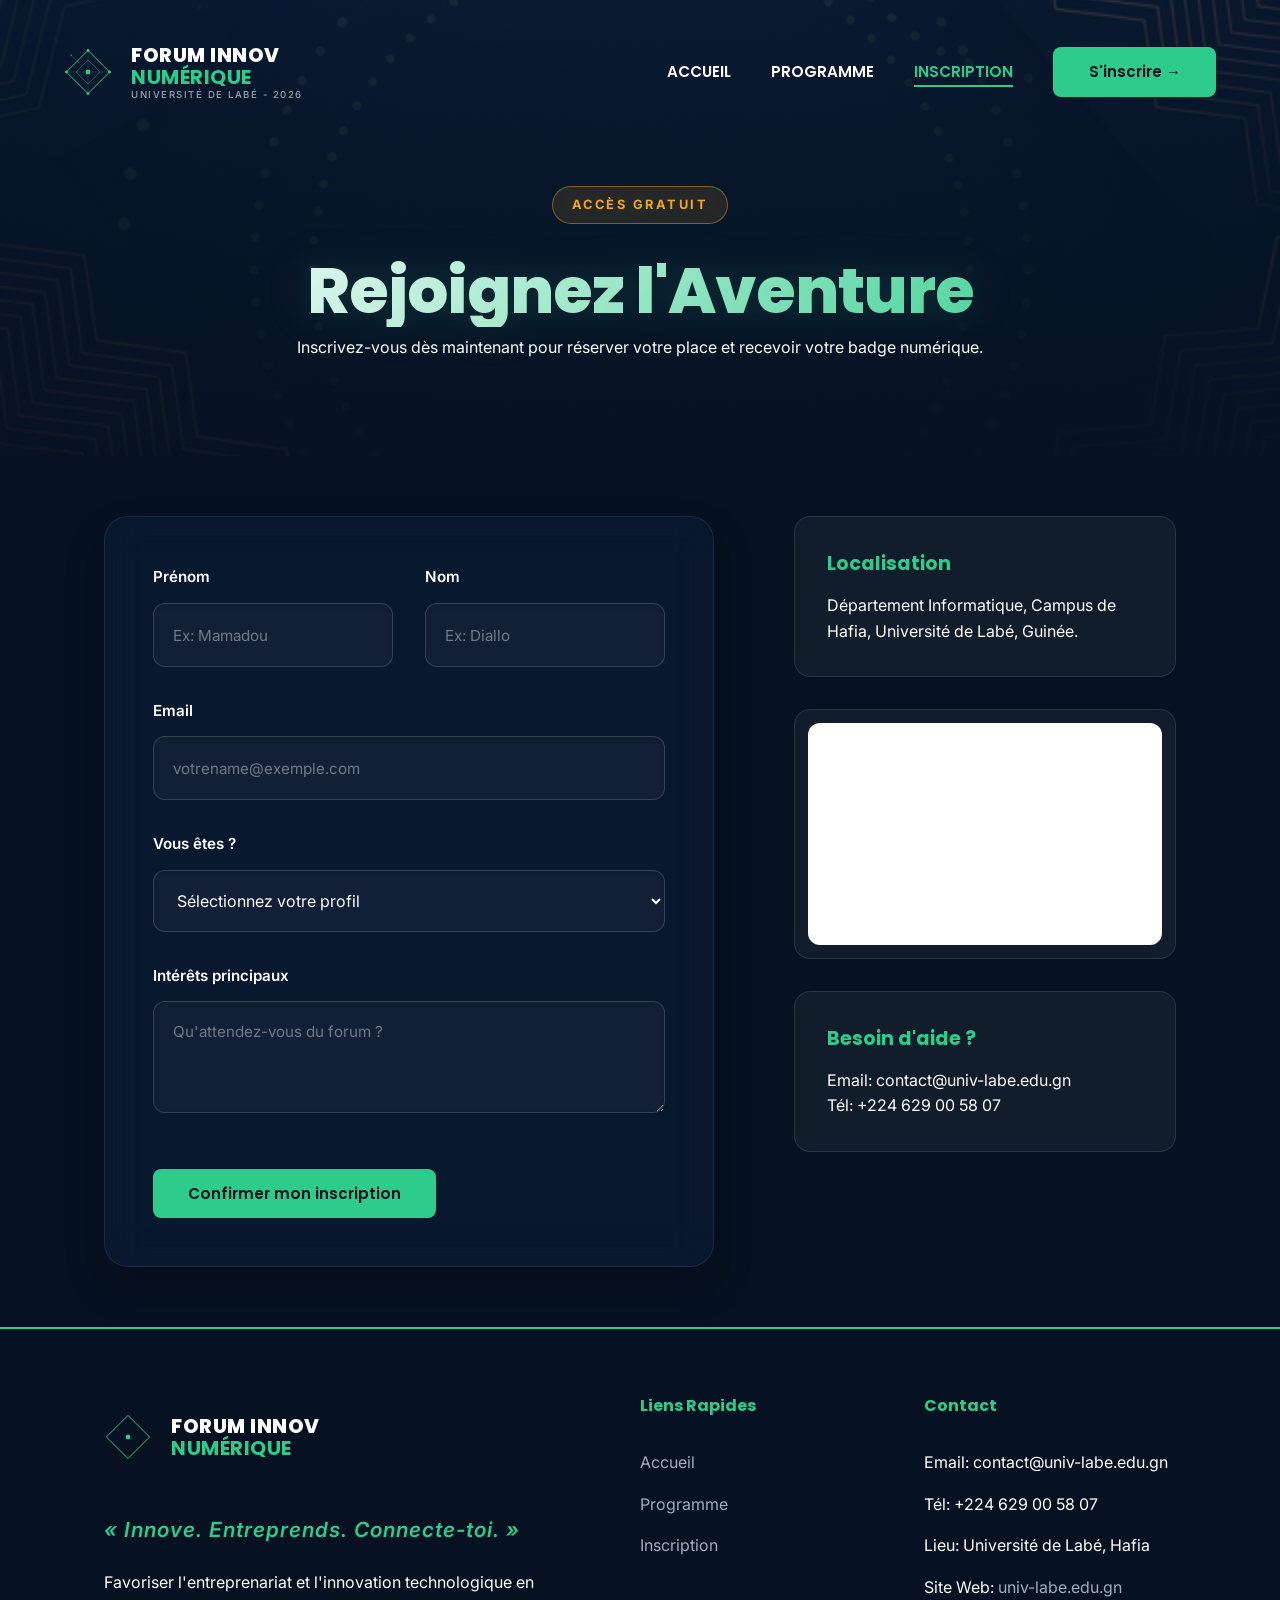
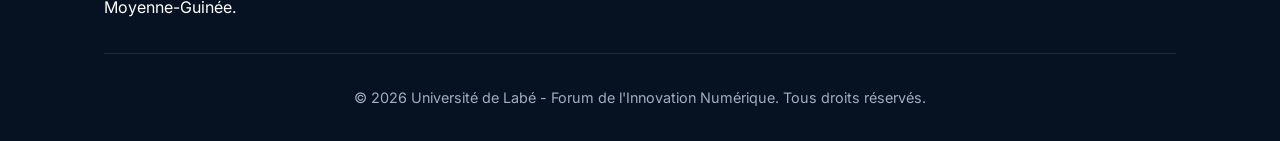
<file: inscription.html>
<!DOCTYPE html>
<html lang="fr">

<head>
    <meta charset="UTF-8">
    <meta name="viewport" content="width=device-width, initial-scale=1.0">
    <title>S'inscrire | Forum de l'Innovation Numérique Labé</title>
    <link rel="stylesheet" href="style.css?v=2">
    <link rel="icon" href="assets/favicon.svg" type="image/svg+xml">

</head>

<body>
    <nav id="navbar" class="scrolled">
        <a href="index.html" class="nav-logo">
            <div class="logo-graphic">
                <svg viewBox="0 0 100 100" fill="none" xmlns="http://www.w3.org/2000/svg">
                    <path d="M50 5L95 50L50 95L5 50L50 5Z" stroke="#2ECC8A" stroke-width="2" />
                    <path d="M50 25L75 50L50 75L25 50L50 25Z" stroke="#2ECC8A" stroke-width="1.5" opacity="0.6" />
                    <line x1="50" y1="5" x2="50" y2="95" stroke="#2ECC8A" stroke-width="1" opacity="0.4" />
                    <line x1="5" y1="50" x2="95" y2="50" stroke="#2ECC8A" stroke-width="1" opacity="0.4" />
                    <circle cx="50" cy="5" r="3" fill="#2ECC8A" />
                    <circle cx="95" cy="50" r="3" fill="#2ECC8A" />
                    <circle cx="50" cy="95" r="3" fill="#2ECC8A" />
                    <circle cx="5" cy="50" r="3" fill="#2ECC8A" />
                    <circle cx="50" cy="50" r="5" fill="#2ECC8A" />
                    <path d="M15 15L35 35" stroke="#2ECC8A" stroke-width="1" stroke-linecap="round" opacity="0.5" />
                    <circle cx="15" cy="15" r="2" fill="#2ECC8A" opacity="0.5" />
                </svg>
            </div>
            <div class="logo-text-wrapper">
                <div class="logo-main">FORUM INNOV</div>
                <div class="logo-sub">NUMÉRIQUE</div>
                <div class="logo-bottom">UNIVERSITÉ DE LABÉ - 2026</div>
            </div>
        </a>
        <div class="nav-right">
            <ul class="nav-links">
                <li><a href="index.html">Accueil</a></li>
                <li><a href="programme.html">Programme</a></li>
                <li><a href="inscription.html" class="active">Inscription</a></li>
            </ul>
            <div class="nav-actions">
                <a href="inscription.html" class="btn-cta">S'inscrire &#8594;</a>
            </div>
        </div>
        <div class="menu-toggle" id="mobile-menu">
            <span>&#9776;</span>
        </div>
        <div class="mobile-logo-text">FINEE 2026</div>
    </nav>

    <header class="register-hero reveal">
        <div class="container">
            <div class="hero-badge">ACCÈS GRATUIT</div>
            <h1>Rejoignez l'Aventure</h1>
            <p>Inscrivez-vous dès maintenant pour réserver votre place et recevoir votre badge numérique.</p>
        </div>
    </header>

    <section>
        <div class="container">
            <div class="register-container">
                <!-- Registration Form -->
                <div class="form-card glass">
                    <form id="registration-form">
                        <div class="grid-2">
                            <div class="form-group">
                                <label for="firstname">Prénom</label>
                                <input type="text" id="firstname" name="firstname" required placeholder="Ex: Mamadou">
                            </div>
                            <div class="form-group">
                                <label for="lastname">Nom</label>
                                <input type="text" id="lastname" name="lastname" required placeholder="Ex: Diallo">
                            </div>
                        </div>

                        <div class="form-group">
                            <label for="email">Email</label>
                            <input type="email" id="email" name="email" required placeholder="votrename@exemple.com">
                        </div>

                        <div class="form-group">
                            <label for="role">Vous êtes ?</label>
                            <select id="role" name="role" required>
                                <option value="">Sélectionnez votre profil</option>
                                <option value="student">Étudiant</option>
                                <option value="entrepreneur">Entrepreneur</option>
                                <option value="professional">Professionnel</option>
                                <option value="other">Autre</option>
                            </select>
                        </div>

                        <div class="form-group">
                            <label for="interests">Intérêts principaux</label>
                            <textarea id="interests" name="interests" rows="3"
                                placeholder="Qu'attendez-vous du forum ?"></textarea>
                        </div>

                        <button type="submit" class="btn-cta btn-full mt-1">Confirmer mon inscription</button>
                    </form>
                </div>

                <!-- Contact & Map -->
                <div class="contact-info">
                    <div class="info-item glass">
                        <h4>Localisation</h4>
                        <p>Département Informatique, Campus de Hafia, Université de Labé, Guinée.</p>
                    </div>

                    <div class="map-container glass">
                        <iframe title="Localisation de l'Université de Labé"
                            src="https://maps.google.com/maps?q=Universit%C3%A9%20de%20Lab%C3%A9%2C%20Hafia%2C%20Guin%C3%A9e&t=&z=14&ie=UTF8&iwloc=&output=embed"
                            allowfullscreen="" loading="lazy">
                        </iframe>
                    </div>

                    <div class="info-item glass">
                        <h4>Besoin d'aide ?</h4>
                        <p>Email: contact@univ-labe.edu.gn</p>
                        <p>Tél: +224 629 00 58 07</p>
                    </div>
                </div>
            </div>
        </div>
    </section>

    <footer>
        <div class="container">
            <div class="footer-content">
                <div class="footer-logo">
                    <div class="nav-logo">
                        <div class="logo-graphic">
                            <svg viewBox="0 0 100 100" fill="none" xmlns="http://www.w3.org/2000/svg">
                                <path d="M50 5L95 50L50 95L5 50L50 5Z" stroke="#2ECC8A" stroke-width="2" />
                                <circle cx="50" cy="50" r="5" fill="#2ECC8A" />
                            </svg>
                        </div>
                        <div class="logo-text-wrapper">
                            <div class="logo-main">FORUM INNOV</div>
                            <div class="logo-sub">NUMÉRIQUE</div>
                        </div>
                    </div>
                    <p class="hero-slogan">« Innove. Entreprends. Connecte-toi. »</p>
                    <p>Favoriser l'entreprenariat et l'innovation technologique en Moyenne-Guinée.</p>
                </div>
                <div class="footer-links">
                    <h4>Liens Rapides</h4>
                    <ul>
                        <li><a href="index.html">Accueil</a></li>
                        <li><a href="programme.html">Programme</a></li>
                        <li><a href="inscription.html">Inscription</a></li>
                    </ul>
                </div>
                <div class="footer-links">
                    <h4>Contact</h4>
                    <ul>
                        <li>Email: contact@univ-labe.edu.gn</li>
                        <li>Tél: +224 629 00 58 07</li>
                        <li>Lieu: Université de Labé, Hafia</li>
                        <li>Site Web: <a href="https://univ-labe.edu.gn/" target="_blank"
                                rel="noopener">univ-labe.edu.gn</a></li>
                    </ul>
                </div>
            </div>
            <div class="footer-bottom">
                <p>&copy; 2026 Université de Labé - Forum de l'Innovation Numérique. Tous droits réservés.</p>
            </div>
        </div>
    </footer>

    <!-- Mobile Bottom Navigation -->
    <nav class="mobile-bottom-nav">
        <a href="index.html" class="nav-item">
            <div class="nav-icon">
                <svg viewBox="0 0 24 24" fill="none" stroke="currentColor" stroke-width="2.5">
                    <rect x="3" y="3" width="18" height="18" rx="2" />
                    <line x1="12" y1="8" x2="12" y2="16" />
                    <line x1="8" y1="12" x2="16" y2="12" />
                </svg>
            </div>
            <span>Accueil</span>
        </a>
        <a href="programme.html" class="nav-item">
            <div class="nav-icon">
                <svg viewBox="0 0 24 24" fill="none" stroke="currentColor" stroke-width="2.5">
                    <rect x="4" y="4" width="16" height="16" rx="2" />
                    <line x1="4" y1="10" x2="20" y2="10" />
                    <line x1="9" y1="14" x2="15" y2="14" />
                </svg>
            </div>
            <span>Programme</span>
        </a>
        <a href="inscription.html" class="nav-item active">
            <div class="nav-icon">
                <svg viewBox="0 0 24 24" fill="none" stroke="currentColor" stroke-width="2.5">
                    <path d="M3 9l9-7 9 7v11a2 2 0 01-2 2H5a2 2 0 01-2-2V9z" />
                    <line x1="9" y1="14" x2="15" y2="14" />
                </svg>
            </div>
            <span>Inscription</span>
        </a>
    </nav>

    <div id="scroll-to-top" title="Retour en haut">
        <svg viewBox="0 0 24 24">
            <path d="M18 15l-6-6-6 6" />
        </svg>
    </div>

    <script src="main.js"></script>
    <script>
        document.getElementById('registration-form').addEventListener('submit', function (e) {
            e.preventDefault();
            const form = this;
            form.innerHTML = `
                <div class="text-center py-5">
                    <div class="success-icon" style="font-size: 5rem; color: var(--accent-color); margin-bottom: 2rem;">&#10004;</div>
                    <h3 style="color: #fff; margin-bottom: 1rem;">Inscription validée !</h3>
                    <p style="color: var(--text-muted); margin-bottom: 2.5rem;">Félicitations ! Vous êtes officiellement inscrit au Forum de l'Innovation Numérique 2026. Un email de confirmation contenant votre badge vous sera envoyé à <strong>${form.email.value}</strong>.</p>
                    <a href="index.html" class="btn-cta btn-outline">Retour à l'accueil</a>
                </div>
            `;
        });
    </script>
</body>

</html>
</file>
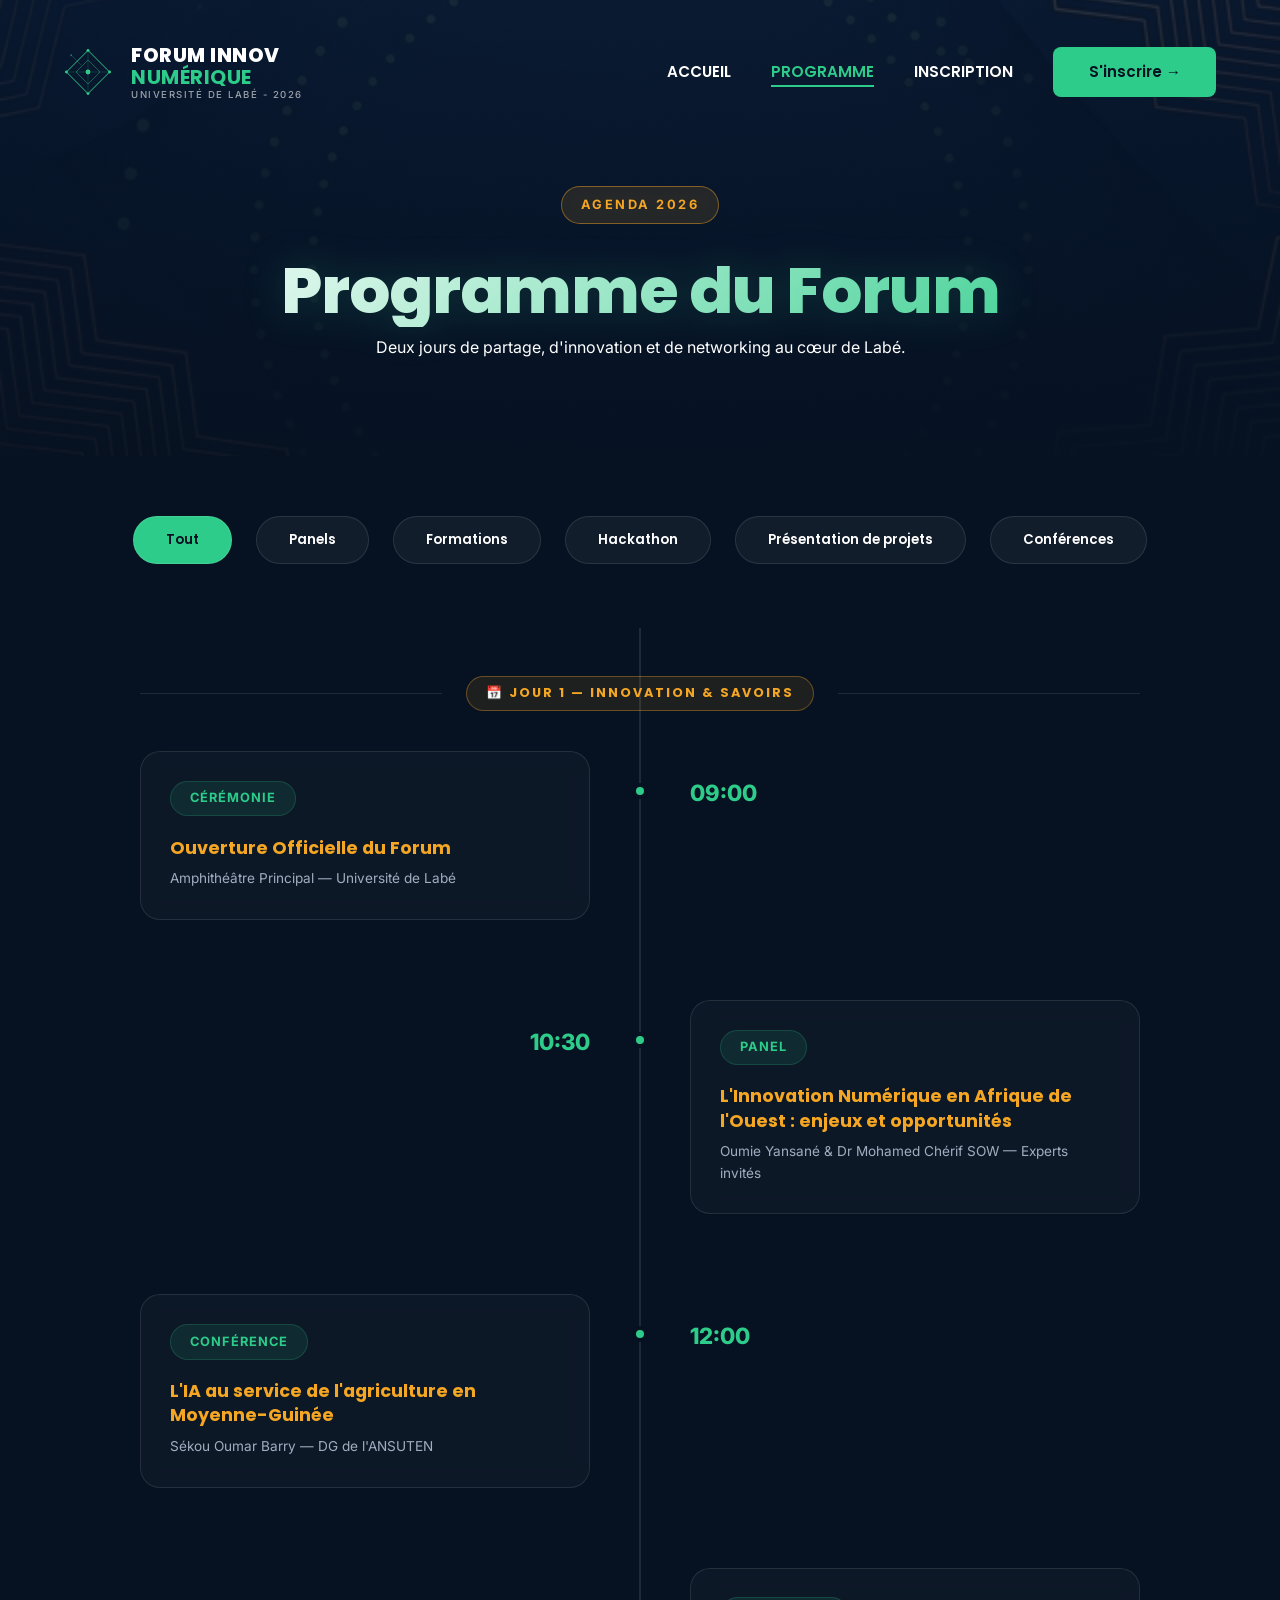
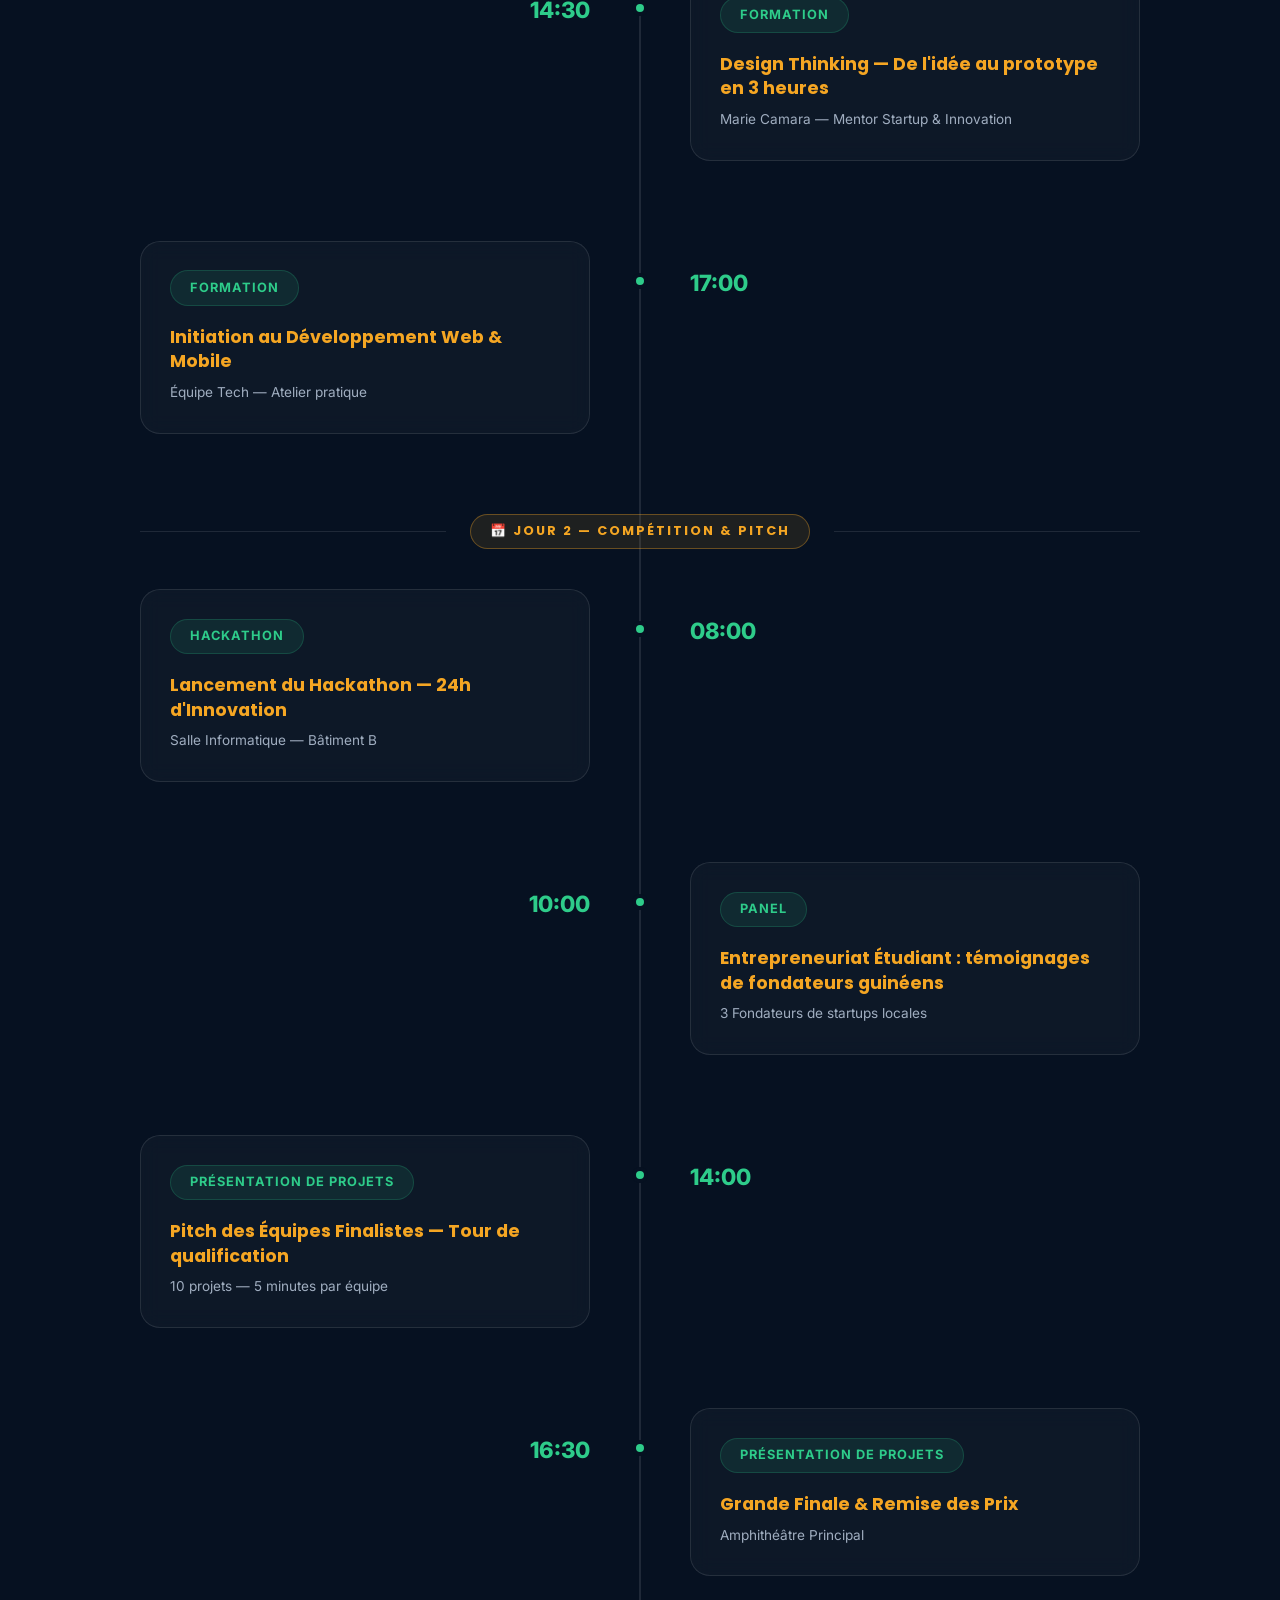
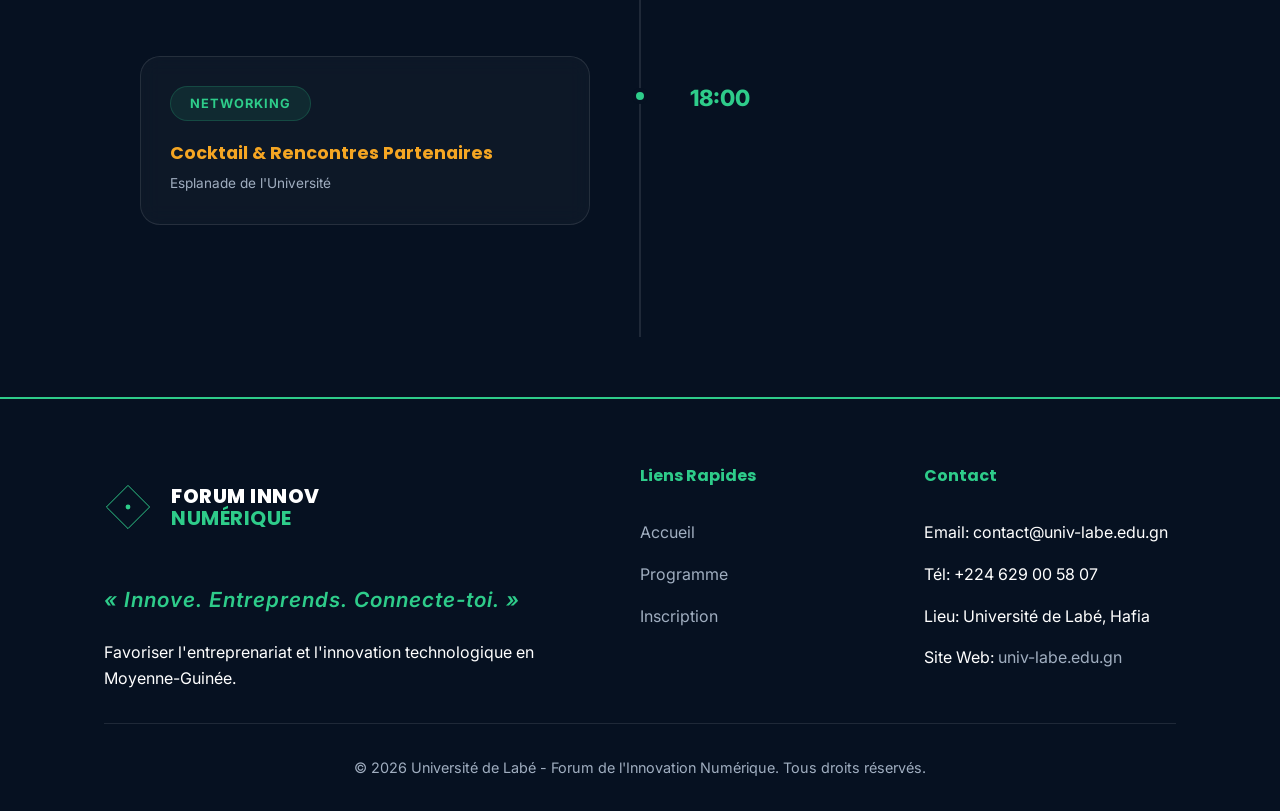
<file: programme.html>
<!DOCTYPE html>
<html lang="fr">
<head>
    <meta charset="UTF-8">
    <meta name="viewport" content="width=device-width, initial-scale=1.0">
    <title>Programme | Forum de l'Innovation Numérique Labé</title>
    <link rel="stylesheet" href="style.css?v=2">
    <link rel="icon" href="assets/favicon.svg" type="image/svg+xml">

</head>
<body>
    <nav id="navbar" class="scrolled">
        <a href="index.html" class="nav-logo">
            <div class="logo-graphic">
                <svg viewBox="0 0 100 100" fill="none" xmlns="http://www.w3.org/2000/svg">
                    <path d="M50 5L95 50L50 95L5 50L50 5Z" stroke="#2ECC8A" stroke-width="2"/>
                    <path d="M50 25L75 50L50 75L25 50L50 25Z" stroke="#2ECC8A" stroke-width="1.5" opacity="0.6"/>
                    <line x1="50" y1="5" x2="50" y2="95" stroke="#2ECC8A" stroke-width="1" opacity="0.4"/>
                    <line x1="5" y1="50" x2="95" y2="50" stroke="#2ECC8A" stroke-width="1" opacity="0.4"/>
                    <circle cx="50" cy="5" r="3" fill="#2ECC8A"/>
                    <circle cx="95" cy="50" r="3" fill="#2ECC8A"/>
                    <circle cx="50" cy="95" r="3" fill="#2ECC8A"/>
                    <circle cx="5" cy="50" r="3" fill="#2ECC8A"/>
                    <circle cx="50" cy="50" r="5" fill="#2ECC8A"/>
                    <path d="M15 15L35 35" stroke="#2ECC8A" stroke-width="1" stroke-linecap="round" opacity="0.5"/>
                    <circle cx="15" cy="15" r="2" fill="#2ECC8A" opacity="0.5"/>
                </svg>
            </div>
            <div class="logo-text-wrapper">
                <div class="logo-main">FORUM INNOV</div>
                <div class="logo-sub">NUMÉRIQUE</div>
                <div class="logo-bottom">UNIVERSITÉ DE LABÉ - 2026</div>
            </div>
        </a>
        <div class="nav-right">
            <ul class="nav-links">
                <li><a href="index.html">Accueil</a></li>
                <li><a href="programme.html" class="active">Programme</a></li>
                <li><a href="inscription.html">Inscription</a></li>
            </ul>
            <div class="nav-actions">
                <a href="inscription.html" class="btn-cta">S'inscrire &#8594;</a>
            </div>
        </div>
        <div class="menu-toggle" id="mobile-menu">
            <span>&#9776;</span>
        </div>
        <div class="mobile-logo-text">FINEE 2026</div>
    </nav>

    <header class="programme-hero reveal">
        <div class="container">
            <div class="hero-badge">AGENDA 2026</div>
            <h1>Programme du Forum</h1>
            <p>Deux jours de partage, d'innovation et de networking au cœur de Labé.</p>
        </div>
    </header>

    <section>
        <div class="container">
            <div class="filters">
                <button class="filter-btn active">Tout</button>
                <button class="filter-btn">Panels</button>
                <button class="filter-btn">Formations</button>
                <button class="filter-btn">Hackathon</button>
                <button class="filter-btn">Présentation de projets</button>
                <button class="filter-btn">Conférences</button>
            </div>

            <div class="timeline">
                <!-- Jour 1 -->
                <div class="day-separator">
                    <span class="day-label">&#128197; Jour 1 &mdash; Innovation &amp; Savoirs</span>
                </div>

                <div class="event-item reveal">
                    <div class="event-time">09:00</div>
                    <div class="event-dot"></div>
                    <div class="event-content glass">
                        <span class="event-tag">Cérémonie</span>
                        <h3 class="event-title">Ouverture Officielle du Forum</h3>
                        <div class="event-location">Amphithéâtre Principal &mdash; Université de Labé</div>
                    </div>
                </div>

                <div class="event-item reveal">
                    <div class="event-time">10:30</div>
                    <div class="event-dot"></div>
                    <div class="event-content glass">
                        <span class="event-tag">Panel</span>
                        <h3 class="event-title">L'Innovation Numérique en Afrique de l'Ouest : enjeux et opportunités</h3>
                        <div class="event-speaker">Oumie Yansané &amp; Dr Mohamed Chérif SOW — Experts invités</div>
                    </div>
                </div>

                <div class="event-item reveal">
                    <div class="event-time">12:00</div>
                    <div class="event-dot"></div>
                    <div class="event-content glass">
                        <span class="event-tag">Conférence</span>
                        <h3 class="event-title">L'IA au service de l'agriculture en Moyenne-Guinée</h3>
                        <div class="event-speaker">Sékou Oumar Barry — DG de l'ANSUTEN</div>
                    </div>
                </div>

                <div class="event-item reveal">
                    <div class="event-time">14:30</div>
                    <div class="event-dot"></div>
                    <div class="event-content glass">
                        <span class="event-tag">Formation</span>
                        <h3 class="event-title">Design Thinking — De l'idée au prototype en 3 heures</h3>
                        <div class="event-speaker">Marie Camara — Mentor Startup &amp; Innovation</div>
                    </div>
                </div>

                <div class="event-item reveal">
                    <div class="event-time">17:00</div>
                    <div class="event-dot"></div>
                    <div class="event-content glass">
                        <span class="event-tag">Formation</span>
                        <h3 class="event-title">Initiation au Développement Web &amp; Mobile</h3>
                        <div class="event-speaker">Équipe Tech — Atelier pratique</div>
                    </div>
                </div>

                <!-- Jour 2 -->
                <div class="day-separator">
                    <span class="day-label">&#128197; Jour 2 &mdash; Comp&eacute;tition &amp; Pitch</span>
                </div>

                <div class="event-item reveal">
                    <div class="event-time">08:00</div>
                    <div class="event-dot"></div>
                    <div class="event-content glass">
                        <span class="event-tag">Hackathon</span>
                        <h3 class="event-title">Lancement du Hackathon — 24h d'Innovation</h3>
                        <div class="event-location">Salle Informatique &mdash; Bâtiment B</div>
                    </div>
                </div>

                <div class="event-item reveal">
                    <div class="event-time">10:00</div>
                    <div class="event-dot"></div>
                    <div class="event-content glass">
                        <span class="event-tag">Panel</span>
                        <h3 class="event-title">Entrepreneuriat Étudiant : témoignages de fondateurs guinéens</h3>
                        <div class="event-speaker">3 Fondateurs de startups locales</div>
                    </div>
                </div>

                <div class="event-item reveal">
                    <div class="event-time">14:00</div>
                    <div class="event-dot"></div>
                    <div class="event-content glass">
                        <span class="event-tag">Présentation de projets</span>
                        <h3 class="event-title">Pitch des Équipes Finalistes — Tour de qualification</h3>
                        <div class="event-speaker">10 projets &mdash; 5 minutes par équipe</div>
                    </div>
                </div>

                <div class="event-item reveal">
                    <div class="event-time">16:30</div>
                    <div class="event-dot"></div>
                    <div class="event-content glass">
                        <span class="event-tag">Présentation de projets</span>
                        <h3 class="event-title">Grande Finale &amp; Remise des Prix</h3>
                        <div class="event-location">Amphithéâtre Principal</div>
                    </div>
                </div>

                <div class="event-item reveal">
                    <div class="event-time">18:00</div>
                    <div class="event-dot"></div>
                    <div class="event-content glass">
                        <span class="event-tag">Networking</span>
                        <h3 class="event-title">Cocktail &amp; Rencontres Partenaires</h3>
                        <div class="event-location">Esplanade de l'Université</div>
                    </div>
                </div>
            </div>
        </div>
    </section>

    <footer>
        <div class="container">
            <div class="footer-content">
                <div class="footer-logo">
                    <div class="nav-logo">
                        <div class="logo-graphic">
                            <svg viewBox="0 0 100 100" fill="none" xmlns="http://www.w3.org/2000/svg">
                                <path d="M50 5L95 50L50 95L5 50L50 5Z" stroke="#2ECC8A" stroke-width="2"/>
                                <circle cx="50" cy="50" r="5" fill="#2ECC8A"/>
                            </svg>
                        </div>
                        <div class="logo-text-wrapper">
                            <div class="logo-main">FORUM INNOV</div>
                            <div class="logo-sub">NUMÉRIQUE</div>
                        </div>
                    </div>
                    <p class="hero-slogan">« Innove. Entreprends. Connecte-toi. »</p>
                    <p>Favoriser l'entreprenariat et l'innovation technologique en Moyenne-Guinée.</p>
                </div>
                <div class="footer-links">
                    <h4>Liens Rapides</h4>
                    <ul>
                        <li><a href="index.html">Accueil</a></li>
                        <li><a href="programme.html">Programme</a></li>
                        <li><a href="inscription.html">Inscription</a></li>
                    </ul>
                </div>
                <div class="footer-links">
                    <h4>Contact</h4>
                    <ul>
                        <li>Email: contact@univ-labe.edu.gn</li>
                        <li>Tél: +224 629 00 58 07</li>
                        <li>Lieu: Université de Labé, Hafia</li>
                        <li>Site Web: <a href="https://univ-labe.edu.gn/" target="_blank" rel="noopener">univ-labe.edu.gn</a></li>
                    </ul>
                </div>
            </div>
            <div class="footer-bottom">
                <p>&copy; 2026 Université de Labé - Forum de l'Innovation Numérique. Tous droits réservés.</p>
            </div>
        </div>
    </footer>

    <div id="scroll-to-top" title="Retour en haut">
        <svg viewBox="0 0 24 24">
            <path d="M18 15l-6-6-6 6" />
        </svg>
    </div>

    <!-- Mobile Bottom Navigation -->
    <nav class="mobile-bottom-nav">
        <a href="index.html" class="nav-item">
            <div class="nav-icon">
                <svg viewBox="0 0 24 24" fill="none" stroke="currentColor" stroke-width="2.5">
                    <rect x="3" y="3" width="18" height="18" rx="2" />
                    <line x1="12" y1="8" x2="12" y2="16" />
                    <line x1="8" y1="12" x2="16" y2="12" />
                </svg>
            </div>
            <span>Accueil</span>
        </a>
        <a href="programme.html" class="nav-item active">
            <div class="nav-icon">
                <svg viewBox="0 0 24 24" fill="none" stroke="currentColor" stroke-width="2.5">
                    <rect x="4" y="4" width="16" height="16" rx="2" />
                    <line x1="4" y1="10" x2="20" y2="10" />
                    <line x1="9" y1="14" x2="15" y2="14" />
                </svg>
            </div>
            <span>Programme</span>
        </a>
        <a href="inscription.html" class="nav-item">
            <div class="nav-icon">
                <svg viewBox="0 0 24 24" fill="none" stroke="currentColor" stroke-width="2.5">
                    <path d="M3 9l9-7 9 7v11a2 2 0 01-2 2H5a2 2 0 01-2-2V9z" />
                    <line x1="9" y1="14" x2="15" y2="14" />
                </svg>
            </div>
            <span>Inscription</span>
        </a>
    </nav>

    <script src="main.js"></script>
</body>
</html>
</file>
<file: style.css>
/* 
   Design System - Forum Innov Numérique Labé
   Official Brand Identity Implementation
*/

@import url('https://fonts.googleapis.com/css2?family=Poppins:wght@300;400;600;700;800&family=Inter:wght@300;400;500;600&display=swap');

:root {
    /* Palette Chromatique Officielle */
    --primary-color: #1a3c6e;
    /* Bleu Principale */
    --accent-color: #2ecc8a;
    /* Vert Accentuation */
    --highlight-color: #f5a623;
    /* Orange Mise en valeur */
    --bg-dark: #061121;
    /* Fond Sombre Logo */
    --bg-secondary: #f7f8fa;
    /* Gris Clair Fond secondaire */

    /* Functional Colors */
    --text-white: #ffffff;
    --text-muted: #a0aec0;
    --glass-border: rgba(255, 255, 255, 0.1);
    --glass-bg: rgba(255, 255, 255, 0.05);
    --text-accent: var(--accent-color);

    /* Rhythm & Layout */
    --transition: all 0.3s cubic-bezier(0.4, 0, 0.2, 1);
    --container-width: 1200px;
    --nav-height: 90px;
    --section-spacing: 60px;
    /* Espacement standard entre sections */
}

html {
    scroll-padding-top: var(--nav-height);
}

/* --- Global Reset & Base --- */
* {
    margin: 0;
    padding: 0;
    box-sizing: border-box;
}

body {
    font-family: 'Inter', sans-serif;
    background-color: var(--bg-dark);
    color: var(--text-white);
    line-height: 1.6;
    overflow-x: hidden;
    color-scheme: dark;
}

/* Poppins — Titres, Boutons, Navigation (charte graphique) */
h1,
h2,
h3,
h4,
h5,
h6 {
    font-family: 'Poppins', sans-serif;
}

.btn-cta,
.nav-links a,
.filter-btn,
.logo-main,
.logo-sub {
    font-family: 'Poppins', sans-serif;
}

.page-header h1 {
    font-size: clamp(2.5rem, 8vw, 4.5rem);
    font-weight: 800;
    margin-bottom: 1.2rem;
    letter-spacing: -1px;
}

.menu-toggle {
    display: none;
    font-size: 1.8rem;
    cursor: pointer;
    color: #fff;
}

@media (max-width: 968px) {
    .menu-toggle {
        display: block;
    }
}

.container {
    max-width: var(--container-width);
    margin: 0 auto;
    padding: 0 5%;
}

.glass {
    background: var(--glass-bg);
    -webkit-backdrop-filter: blur(10px);
    backdrop-filter: blur(10px);
    border: 1px solid var(--glass-border);
    border-radius: 16px;
}

/* --- Navigation --- */
#navbar {
    position: fixed;
    top: 0;
    width: 100%;
    z-index: 1000;
    padding: 1.5rem 5%;
    display: flex;
    justify-content: space-between;
    align-items: center;
    transition: var(--transition);
}

#navbar.scrolled {
    background: #0d2347;
    padding: 1rem 5%;
    -webkit-backdrop-filter: blur(15px);
    backdrop-filter: blur(15px);
    border-bottom: 1px solid var(--glass-border);
}

.nav-logo {
    display: flex;
    align-items: center;
    gap: 1.2rem;
    text-decoration: none;
    padding: 20px 0;
    /* Règle des 20px de marge */
}

.logo-graphic {
    width: 48px;
    height: 48px;
    flex-shrink: 0;
}

.logo-text-wrapper {
    display: flex;
    flex-direction: column;
    justify-content: center;
    line-height: 1.1;
}

.logo-main {
    font-weight: 800;
    color: #fff;
    font-size: 1.25rem;
    letter-spacing: 0.5px;
    text-transform: uppercase;
}

.logo-sub {
    font-weight: 700;
    color: var(--accent-color);
    font-size: 1.25rem;
    letter-spacing: 0.5px;
    text-transform: uppercase;
}

.logo-bottom {
    font-weight: 500;
    color: rgba(255, 255, 255, 0.6);
    font-size: 0.6rem;
    letter-spacing: 1.5px;
    margin-top: 2px;
    text-transform: uppercase;
}

.nav-right {
    display: flex;
    align-items: center;
    gap: 2.5rem;
}

@media (max-width: 968px) {
    .nav-right {
        position: fixed;
        top: 0;
        right: -100%;
        height: 100vh;
        width: 80%;
        max-width: 400px;
        background: rgba(13, 35, 71, 0.98);
        -webkit-backdrop-filter: blur(20px);
        backdrop-filter: blur(20px);
        display: flex;
        flex-direction: column;
        justify-content: center;
        align-items: center;
        gap: 3rem;
        transition: 0.5s cubic-bezier(0.4, 0, 0.2, 1);
        z-index: 999;
        box-shadow: -10px 0 30px rgba(0, 0, 0, 0.5);
    }

    .nav-right.active {
        right: 0;
    }

    .nav-links {
        flex-direction: column;
        align-items: center;
        gap: 2.5rem;
    }

    .nav-links a {
        font-size: 1.5rem;
    }

    .nav-logo .logo-main,
    .nav-logo .logo-sub {
        font-size: 1.1rem;
    }

    .logo-graphic {
        width: 36px;
        height: 36px;
    }
}

.nav-links {
    display: flex;
    gap: 2.5rem;
    list-style: none;
}

.nav-links a {
    text-decoration: none;
    color: var(--text-white);
    font-weight: 600;
    font-size: 0.95rem;
    transition: var(--transition);
    text-transform: uppercase;
    position: relative;
}

.nav-links a::after {
    content: '';
    position: absolute;
    bottom: -5px;
    left: 0;
    width: 0;
    height: 2px;
    background: var(--accent-color);
    transition: var(--transition);
}

.nav-links a:hover,
.nav-links a.active {
    color: var(--accent-color);
}

.nav-links a:hover::after,
.nav-links a.active::after {
    width: 100%;
}

/* --- Buttons --- */
.btn-cta {
    background: var(--accent-color);
    color: var(--bg-dark);
    padding: 0.8rem 2.2rem;
    border-radius: 8px;
    font-weight: 600;
    text-decoration: none;
    transition: var(--transition);
    display: inline-block;
    border: none;
    cursor: pointer;
    font-size: 0.95rem;
}

.btn-cta:hover {
    transform: translateY(-4px) scale(1.02);
    box-shadow: 0 15px 30px rgba(46, 204, 138, 0.4);
    background: #27ae60;
}

.btn-outline {
    background: rgba(255, 255, 255, 0.05);
    -webkit-backdrop-filter: blur(5px);
    backdrop-filter: blur(5px);
    border: 1px solid var(--accent-color);
    color: var(--accent-color);
}

.btn-outline:hover {
    background: rgba(46, 204, 138, 0.15);
    color: #fff;
    box-shadow: 0 10px 20px rgba(46, 204, 138, 0.2);
}

.btn-outline:hover {
    background: var(--accent-color);
    color: var(--bg-dark);
}

/* --- Sections Common --- */
section {
    padding: var(--section-spacing) 0;
}

.section-title {
    text-align: center;
    margin-bottom: 2.5rem;
}

.section-title h2 {
    font-size: clamp(2rem, 5vw, 3rem);
    margin-bottom: 1.2rem;
    color: #fff;
    text-transform: uppercase;
    letter-spacing: 2px;
}

.underline {
    width: 60px;
    height: 4px;
    background: var(--accent-color);
    margin: 0 auto;
    border-radius: 50px;
}

.bg-secondary {
    background: var(--bg-secondary);
    color: #1a3c6e;
}

.bg-secondary h2,
.bg-secondary h3 {
    color: #1a3c6e;
}

/* --- Hero Section --- */
.hero {
    height: 100vh;
    display: flex;
    align-items: center;
    justify-content: center;
    text-align: center;
    background: linear-gradient(rgba(7, 21, 43, 0.6), rgba(7, 21, 43, 0.8)), url('assets/hero-bg.png');
    background-size: 160% auto;
    background-position: center center;
    background-attachment: fixed;
    padding-top: var(--nav-height);
}

@media (max-width: 768px) {
    .hero {
        background-size: auto 150vh;
        /* Ensures it covers vertically on mobile */
        background-attachment: scroll;
        /* Disabled fixed on mobile for better performance */
    }
}

.hero-content {
    max-width: 900px;
}

@keyframes pulseGlow {
    0% {
        box-shadow: 0 0 0 0 rgba(245, 166, 35, 0.5);
    }

    70% {
        box-shadow: 0 0 0 12px rgba(245, 166, 35, 0);
    }

    100% {
        box-shadow: 0 0 0 0 rgba(245, 166, 35, 0);
    }
}

.hero-badge {
    display: inline-block;
    padding: 0.5rem 1.2rem;
    background: rgba(245, 166, 35, 0.12);
    color: var(--highlight-color);
    border-radius: 50px;
    font-size: 0.8rem;
    font-weight: 700;
    letter-spacing: 2.5px;
    margin-bottom: 2rem;
    border: 1px solid rgba(245, 166, 35, 0.45);
    animation: pulseGlow 2.5s infinite;
    -webkit-backdrop-filter: blur(5px);
    backdrop-filter: blur(5px);
}

/* Badge alerte positive — orange (charte : parcimonie) */
.badge-alert {
    display: inline-block;
    padding: 0.25rem 0.9rem;
    background: rgba(245, 166, 35, 0.12);
    color: var(--highlight-color);
    border: 1px solid rgba(245, 166, 35, 0.4);
    border-radius: 50px;
    font-size: 0.78rem;
    font-weight: 700;
    letter-spacing: 1.5px;
    text-transform: uppercase;
}

.hero h1,
.hero-title {
    font-size: clamp(3rem, 6vw, 4.5rem);
    font-weight: 800;
    letter-spacing: -1.5px;
    margin-bottom: 0.5rem;
    line-height: 1.1;
    background: linear-gradient(135deg, #ffffff 0%, var(--accent-color) 100%);
    -webkit-background-clip: text;
    background-clip: text;
    -webkit-text-fill-color: transparent;
    filter: drop-shadow(0 0 30px rgba(46, 204, 138, 0.25));
}

.hero-subtitle {
    color: rgba(255, 255, 255, 0.7);
    font-size: 1rem;
    font-weight: 500;
    letter-spacing: 3px;
    text-transform: uppercase;
    margin-bottom: 2.5rem;
}

.hero-slogan-main {
    font-size: 1.8rem;
    font-weight: 500;
    color: var(--accent-color);
    margin-bottom: 1.5rem;
}

.hero-slogan {
    font-size: 1.6rem;
    font-weight: 600;
    font-style: italic;
    color: var(--accent-color);
    margin-bottom: 1.5rem;
    letter-spacing: 1px;
}

.hero-description {
    font-size: 1.15rem;
    color: var(--text-muted);
    max-width: 700px;
    margin: 0 auto 3rem;
    line-height: 1.8;
}

/* --- Pillars Section --- */
.pillars-section {
    padding: var(--section-spacing) 0;
    background: linear-gradient(to bottom, transparent, rgba(13, 35, 71, 0.5));
}

.pillars-grid {
    display: grid;
    grid-template-columns: repeat(auto-fit, minmax(300px, 1fr));
    gap: 3rem;
    /* Espace équilibré pour la grille principale */
}

.pillar-card {
    padding: 2.5rem 1.5rem;
    text-align: center;
    transition: var(--transition);
}

.pillar-card:hover {
    transform: translateY(-10px);
    border-color: var(--accent-color);
    background: rgba(255, 255, 255, 0.08);
}

.pillar-icon {
    font-size: 3.5rem;
    margin-bottom: 1.5rem;
    display: block;
}

.pillar-card h3 {
    font-size: 1.8rem;
    margin-bottom: 1rem;
    color: var(--text-white);
}

/* --- Stats Section --- */
.stats-section {
    padding: 2.5rem 0;
}

.stats {
    display: grid;
    grid-template-columns: repeat(3, 1fr);
    gap: 1.5rem;
}

@media (max-width: 768px) {
    .stats {
        grid-template-columns: 1fr;
    }
}

.stat-card {
    text-align: center;
    padding: 1.2rem 1rem;
}

.stat-number {
    display: block;
    font-size: 2.2rem;
    font-weight: 800;
    color: var(--accent-color);
    margin-bottom: 0.3rem;
}

.stat-label {
    color: var(--text-muted);
    text-transform: uppercase;
    letter-spacing: 2px;
    font-size: 0.75rem;
}

/* --- Projects Section --- */
.projects-grid {
    display: grid;
    grid-template-columns: repeat(auto-fit, minmax(250px, 1fr));
    gap: 2.5rem;
    /* Augmentation du gap pour plus d'aération */
}

.project-category {
    padding: 2rem 1.5rem;
    text-align: center;
    transition: var(--transition);
}

.project-category:hover {
    border-color: var(--accent-color);
    background: rgba(255, 255, 255, 0.08);
}

.category-icon {
    font-size: 3rem;
    margin-bottom: 1.5rem;
}

.project-category h4 {
    font-size: 1.4rem;
    margin-bottom: 1rem;
}

/* --- About Section --- */
.about-grid {
    display: grid;
    grid-template-columns: 1fr 1fr;
    gap: 5rem;
    align-items: center;
}

.about-text h3 {
    font-size: 2.2rem;
    margin-bottom: 1.5rem;
}

.about-image img {
    width: 100%;
    border-radius: 20px;
    box-shadow: 0 30px 60px rgba(0, 0, 0, 0.4);
}

/* --- Speakers Section --- */
.speakers-grid {
    display: grid;
    grid-template-columns: repeat(auto-fit, minmax(320px, 1fr));
    gap: 1.2rem;
}

.speaker-card {
    display: flex;
    align-items: center;
    gap: 1.2rem;
    padding: 1rem 1.2rem;
    transition: var(--transition);
    text-align: left;
}

.speaker-card:hover {
    border-color: var(--accent-color);
    transform: translateY(-3px);
    background: rgba(255, 255, 255, 0.07);
}

.speaker-img {
    width: 64px;
    height: 64px;
    border-radius: 50%;
    flex-shrink: 0;
    border: 2px solid var(--accent-color);
    object-fit: cover;
}

.speaker-info {
    display: flex;
    flex-direction: column;
    gap: 0.15rem;
    flex: 1;
}

.speaker-name {
    font-family: 'Poppins', sans-serif;
    font-size: 0.95rem;
    font-weight: 700;
    color: #fff;
    margin: 0;
}

.speaker-role {
    font-size: 0.78rem;
    color: var(--text-muted);
    margin: 0;
}

.speaker-tag {
    display: inline-flex;
    align-items: center;
    margin-top: 0.4rem;
    padding: 0.2rem 0.8rem;
    background: rgba(245, 166, 35, 0.08);
    color: var(--highlight-color);
    border: 1px solid rgba(245, 166, 35, 0.25);
    border-radius: 50px;
    font-size: 0.62rem;
    font-weight: 700;
    letter-spacing: 0.5px;
    text-transform: uppercase;
    width: fit-content;
    line-height: 1.3;
}

/* --- Partners Section --- */
.partners-logos {
    display: grid;
    grid-template-columns: repeat(auto-fit, minmax(200px, 1fr));
    gap: 2rem;
    align-items: center;
}

.partner-card {
    padding: 1.5rem;
    height: 120px;
    display: flex;
    flex-direction: column;
    align-items: center;
    justify-content: center;
    background: #fff;
    border: 1px solid rgba(0, 0, 0, 0.06);
    border-radius: 12px;
    filter: grayscale(1);
    opacity: 0.8;
    transition: var(--transition);
    box-shadow: 0 10px 30px rgba(0, 0, 0, 0.04);
}

.partner-card:hover {
    filter: grayscale(0);
    opacity: 1;
    border-color: var(--accent-color);
}

.partner-img {
    max-height: 50px;
    margin-bottom: 0.5rem;
}

.partner-card span {
    font-weight: 700;
    font-size: 0.8rem;
}

/* --- FAQ Section --- */
.faq-grid {
    max-width: 800px;
    margin: 0 auto;
    display: flex;
    flex-direction: column;
    gap: 1.5rem;
}

.faq-item {
    padding: 1.5rem 2rem;
}

.faq-item summary {
    font-weight: 600;
    cursor: pointer;
    list-style: none;
    display: flex;
    justify-content: space-between;
    align-items: center;
}

.faq-item summary::after {
    content: '+';
    color: var(--accent-color);
    font-size: 1.5rem;
}

.faq-item[open] summary::after {
    content: '-';
}

.faq-item p {
    margin-top: 1.5rem;
    color: var(--text-muted);
}

/* --- Pages Spécifiques --- */
.programme-hero,
.register-hero {
    padding: calc(var(--nav-height) + 6rem) 0 6rem;
    text-align: center;
    background: linear-gradient(rgba(7, 21, 43, 0.8), rgba(6, 17, 33, 0.95)), url('assets/hero-bg.png') !important;
    background-size: 160% auto !important;
    background-position: center center !important;
    background-repeat: no-repeat !important;
}

.programme-hero h1,
.register-hero h1 {
    font-size: clamp(2.5rem, 5vw, 4rem);
    font-weight: 800;
    letter-spacing: -1px;
    margin-bottom: 0.5rem;
    line-height: 1.1;
    background: linear-gradient(135deg, #ffffff 0%, var(--accent-color) 100%);
    -webkit-background-clip: text;
    background-clip: text;
    -webkit-text-fill-color: transparent;
    filter: drop-shadow(0 0 20px rgba(46, 204, 138, 0.2));
}

.filters {
    display: flex;
    justify-content: center;
    gap: 1.5rem;
    margin-bottom: 4rem;
}

.filter-btn {
    background: var(--glass-bg);
    border: 1px solid var(--glass-border);
    color: #fff;
    padding: 0.8rem 2rem;
    border-radius: 50px;
    cursor: pointer;
    font-weight: 600;
    transition: var(--transition);
}

.filter-btn.active,
.filter-btn:hover {
    background: var(--accent-color);
    color: var(--bg-dark);
}

.timeline {
    position: relative;
    max-width: 1000px;
    margin: 0 auto;
    padding: 2rem 0;
}

.timeline::before {
    content: '';
    position: absolute;
    left: 50%;
    top: 0;
    bottom: 0;
    width: 2px;
    background: var(--glass-border);
    transform: translateX(-50%);
}

.event-item {
    display: flex;
    justify-content: space-between;
    align-items: flex-start;
    width: 100%;
    margin-bottom: 5rem;
    position: relative;
}

.event-item:nth-child(even) {
    flex-direction: row-reverse;
}

.event-time {
    width: 45%;
    padding: 1.5rem 0;
    color: var(--accent-color);
    font-weight: 800;
    font-size: 1.4rem;
    text-align: right;
}

.event-item:nth-child(even) .event-time {
    text-align: left;
}

.event-dot {
    position: absolute;
    left: 50%;
    top: 2rem;
    width: 16px;
    height: 16px;
    background: var(--accent-color);
    border: 4px solid var(--bg-dark);
    border-radius: 50%;
    transform: translateX(-50%);
    z-index: 2;
}

.event-content {
    width: 45%;
    padding: 1.8rem;
    background: rgba(255, 255, 255, 0.03);
    border: 1px solid var(--glass-border);
    border-radius: 20px;
    transition: var(--transition);
}

.event-item:hover .event-content {
    background: rgba(255, 255, 255, 0.06);
    border-color: var(--accent-color);
    transform: translateY(-5px);
}

.event-tag {
    display: inline-block;
    padding: 0.4rem 1.2rem;
    background: rgba(46, 204, 138, 0.1);
    color: var(--accent-color);
    border: 1px solid rgba(46, 204, 138, 0.2);
    border-radius: 50px;
    font-size: 0.8rem;
    font-weight: 700;
    margin-bottom: 1.2rem;
    text-transform: uppercase;
    letter-spacing: 1px;
}

/* Titre de l'événement — orange (mise en valeur, charte) */
.event-title {
    font-family: 'Poppins', sans-serif;
    font-size: 1.1rem;
    font-weight: 700;
    color: var(--highlight-color);
    margin-bottom: 0.5rem;
    line-height: 1.4;
}

.event-location,
.event-speaker {
    font-size: 0.85rem;
    color: var(--text-muted);
    margin-top: 0.3rem;
}

/* Séparateur de jour dans la timeline */
.day-separator {
    width: 100%;
    text-align: center;
    margin: 1rem 0 2.5rem;
    position: relative;
    display: flex;
    align-items: center;
    justify-content: center;
}

.day-separator::before,
.day-separator::after {
    content: '';
    flex: 1;
    height: 1px;
    background: var(--glass-border);
}

.day-label {
    display: inline-flex;
    align-items: center;
    gap: 0.5rem;
    padding: 0.4rem 1.2rem;
    background: rgba(245, 166, 35, 0.1);
    border: 1px solid rgba(245, 166, 35, 0.35);
    border-radius: 50px;
    color: var(--highlight-color);
    font-family: 'Poppins', sans-serif;
    font-size: 0.8rem;
    font-weight: 700;
    letter-spacing: 2px;
    text-transform: uppercase;
    margin: 0 1.5rem;
}

@media (max-width: 768px) {
    .timeline::before {
        left: 20px;
    }

    .event-item,
    .event-item:nth-child(even) {
        flex-direction: column;
        align-items: flex-start;
        padding-left: 50px;
    }

    .event-time,
    .event-content {
        width: 100%;
        text-align: left !important;
    }

    .event-dot {
        left: 20px;
    }
}

.register-container {
    display: grid;
    grid-template-columns: 1.6fr 1fr;
    gap: 5rem;
    align-items: start;
}

.form-card {
    padding: 3rem;
    background: rgba(13, 35, 71, 0.4);
    border: 1px solid rgba(255, 255, 255, 0.08);
    box-shadow: 0 20px 40px rgba(0, 0, 0, 0.2);
    border-radius: 24px;
    -webkit-backdrop-filter: blur(20px);
    backdrop-filter: blur(20px);
}

.form-group {
    margin-bottom: 2rem;
}

.form-group label {
    display: block;
    margin-bottom: 0.8rem;
    font-weight: 600;
    color: #fff;
    font-size: 0.95rem;
}

.form-group input,
.form-group select,
.form-group textarea {
    width: 100%;
    padding: 1.2rem;
    background: rgba(255, 255, 255, 0.04);
    border: 1px solid rgba(255, 255, 255, 0.15);
    border-radius: 12px;
    color: #fff;
    font-size: 1rem;
    font-family: inherit;
    line-height: 1.5;
    transition: var(--transition);
    box-shadow: inset 0 2px 4px rgba(0, 0, 0, 0.1);
}

/* Fix for native select options rendering with white backgrounds */
.form-group select option {
    background-color: var(--bg-dark);
    color: #ffffff;
}

.form-group input:focus,
.form-group select:focus,
.form-group textarea:focus {
    outline: none;
    border-color: var(--accent-color);
    background: rgba(255, 255, 255, 0.08);
    box-shadow: 0 0 0 4px rgba(46, 204, 138, 0.15);
}

.form-group input::placeholder,
.form-group textarea::placeholder {
    color: rgba(255, 255, 255, 0.4);
    font-family: inherit;
    font-size: 0.95rem;
}

.grid-2 {
    display: grid;
    grid-template-columns: 1fr 1fr;
    gap: 2rem;
}

@media (max-width: 768px) {
    .grid-2 {
        grid-template-columns: 1fr;
        gap: 0;
    }
}

.contact-info {
    display: flex;
    flex-direction: column;
    gap: 2rem;
}

.info-item {
    padding: 2rem;
}

.info-item h4 {
    margin-bottom: 0.8rem;
    color: var(--accent-color);
    font-size: 1.2rem;
}

.map-container {
    padding: 0.8rem;
    height: 250px;
}

.map-container iframe {
    width: 100%;
    height: 100%;
    border: none;
    border-radius: 12px;
}

/* --- Final CTA Section --- */
.final-cta {
    background: linear-gradient(135deg, var(--bg-dark), var(--primary-color));
    border-top: 1px solid var(--glass-border);
    padding: 2.5rem 0;
    text-align: center;
}

.cta-box {
    padding: 0.5rem 2rem;
}

.cta-box h2 {
    font-size: clamp(1.5rem, 3vw, 2.2rem);
    margin-bottom: 0.6rem;
    font-weight: 700;
}

.cta-box p {
    font-size: 0.95rem;
    color: var(--accent-color);
    margin-bottom: 1.2rem;
    font-weight: 500;
}

/* --- Footer --- */
footer {
    background: #061121;
    padding: 4rem 0 2rem;
    border-top: 2px solid var(--accent-color);
}

.footer-content {
    display: grid;
    grid-template-columns: 2fr 1fr 1fr;
    gap: 2rem;
    margin-bottom: 2rem;
}

.footer-logo .nav-logo {
    margin-bottom: 2rem;
}

.footer-logo .hero-slogan {
    font-size: 1.3rem;
    white-space: nowrap;
}

.footer-links h4 {
    margin-bottom: 2rem;
    color: var(--accent-color);
}

.footer-links ul {
    list-style: none;
}

.footer-links li {
    margin-bottom: 1rem;
}

.footer-links a {
    color: var(--text-muted);
    text-decoration: none;
}

.footer-links a:hover {
    color: #fff;
}

.footer-bottom {
    border-top: 1px solid var(--glass-border);
    padding-top: 2rem;
    text-align: center;
    color: var(--text-muted);
    font-size: 0.9rem;
}

/* --- Responsive Fixes --- */
.mobile-logo-text {
    display: none;
    font-family: 'Poppins', sans-serif;
    font-weight: 800;
    font-size: 1.2rem;
    color: var(--accent-color);
    letter-spacing: 1px;
}

.text-accent {
    color: var(--accent-color) !important;
    background: none !important;
    -webkit-text-fill-color: initial !important;
}

/* Mobile Bottom Nav Styles */
.mobile-bottom-nav {
    position: fixed;
    bottom: 0;
    top: auto;
    left: 0;
    width: 100%;
    background: rgba(13, 35, 71, 0.98);
    -webkit-backdrop-filter: blur(15px);
    backdrop-filter: blur(15px);
    display: none;
    justify-content: space-around;
    align-items: center;
    padding: 12px 0;
    border-top: 1px solid var(--glass-border);
    z-index: 2001;
    padding-bottom: env(safe-area-inset-bottom);
}

.mobile-bottom-nav .nav-item {
    display: flex;
    flex-direction: column;
    align-items: center;
    text-decoration: none;
    color: var(--text-muted);
    font-size: 0.7rem;
    font-weight: 600;
    gap: 4px;
    transition: var(--transition);
}

.mobile-bottom-nav .nav-item.active {
    color: var(--accent-color);
}

.mobile-bottom-nav .nav-icon {
    width: 24px;
    height: 24px;
}

.mobile-bottom-nav .nav-item.active .nav-icon {
    background: rgba(46, 204, 138, 0.1);
    border-radius: 8px;
    padding: 4px;
    width: 32px;
    height: 32px;
    display: flex;
    align-items: center;
    justify-content: center;
    margin-top: -4px;
}

@media (max-width: 968px) {
    .nav-logo .logo-bottom {
        display: none;
    }

    .hero h1 {
        font-size: 2.8rem;
    }

    .about-grid,
    .register-container {
        grid-template-columns: 1fr;
    }

    .footer-content {
        grid-template-columns: 1fr;
        text-align: center;
    }

    .footer-logo {
        display: flex;
        flex-direction: column;
        align-items: center;
    }

    #scroll-to-top {
        display: none !important;
    }
}

@media (max-width: 600px) {
    #navbar {
        padding: 1rem 5%;
        background: rgba(13, 35, 71, 0.9);
    }

    .nav-logo, .nav-actions {
        display: none;
    }

    .mobile-logo-text {
        display: block;
    }

    .menu-toggle {
        order: 2;
        font-size: 1.5rem;
    }

    .mobile-bottom-nav {
        display: flex;
    }

    .hero {
        padding-top: 100px;
        height: auto;
        min-height: initial;
        text-align: left;
        padding-bottom: 40px;
    }

    .hero-content {
        padding: 0 5%;
    }

    .hero-title {
        font-size: 3.5rem;
        line-height: 1;
        margin-bottom: 1rem;
        display: flex;
        flex-direction: column;
    }

    .hero-subtitle {
        display: none;
    }

    .hero-badge {
        background: rgba(46, 204, 138, 0.1);
        color: var(--accent-color);
        border-color: rgba(46, 204, 138, 0.3);
        font-size: 0.7rem;
        letter-spacing: 1px;
    }

    .hero-slogan-main {
        font-size: 0.9rem;
        font-style: italic;
        color: rgba(255, 255, 255, 0.8);
        margin-bottom: 2rem;
        display: flex;
        align-items: center;
        gap: 8px;
    }

    .v-bar {
        color: var(--accent-color);
        font-weight: 800;
        font-size: 1.2rem;
        font-style: normal;
    }

    .hero-description {
        display: none;
    }

    .btn-cta {
        width: 100%;
        text-align: center;
        padding: 1.2rem;
        font-size: 1rem;
        background: #2ECC8A;
        color: #0d2347;
        font-weight: 700;
        text-transform: uppercase;
    }

    .hero-btns .btn-outline {
        display: none;
    }

    .stats-section {
        background: rgba(13, 35, 71, 0.5);
        margin-top: 2rem;
    }

    .stats {
        grid-template-columns: repeat(3, 1fr);
        gap: 0.5rem;
    }

    .stat-card {
        padding: 1rem 0;
        background: none;
        border: none;
    }

    .stat-number {
        font-size: 1.8rem;
    }

    .stat-label {
        font-size: 0.6rem;
    }

    .section-title {
        text-align: left;
    }

    .section-title h2 {
        font-size: 1.5rem;
    }

    .underline {
        margin: 0;
    }

    .speakers-grid {
        grid-template-columns: 1fr;
    }

    .speaker-card {
        background: rgba(255, 255, 255, 0.03);
        border: 1px solid rgba(255, 255, 255, 0.1);
        border-radius: 12px;
    }

    .speaker-img {
        display: block; /* Show images on mobile */
        width: 50px;
        height: 50px;
        border-radius: 10px;
    }



    .speaker-tag {
        display: inline-flex;
        font-size: 0.58rem;
        padding: 0.15rem 0.6rem;
    }

    .speaker-role {
        font-size: 0.7rem;
    }

    footer {
        padding: 3rem 0 100px; /* Espace pour la barre du bas */
    }

    .footer-content {
        gap: 2.5rem;
    }

    .footer-logo .nav-logo {
        margin-bottom: 1rem;
        transform: scale(0.9); /* Logo légèrement plus petit */
    }

    .footer-logo .hero-slogan {
        font-size: 1.1rem;
        margin-bottom: 0.5rem;
    }

    .footer-links h4 {
        margin-bottom: 1.2rem;
        font-size: 1rem;
    }

    .footer-links li {
        margin-bottom: 0.8rem;
        font-size: 0.9rem;
    }

    .footer-bottom {
        font-size: 0.8rem;
        padding-top: 1.5rem;
        border-top: 1px solid rgba(255, 255, 255, 0.05);
    }

    .filters {
        flex-wrap: wrap;
        gap: 0.8rem;
        justify-content: center;
        margin-bottom: 2rem;
    }

    .filter-btn {
        padding: 0.6rem 1.2rem;
        font-size: 0.8rem;
    }

    .programme-hero,
    .register-hero {
        padding: 110px 0 40px !important;
        min-height: initial !important;
    }
}

/* --- Utilities & Animations --- */
.reveal {
    opacity: 0;
    transform: translateY(30px);
    transition: all 0.8s cubic-bezier(0.4, 0, 0.2, 1);
}

.reveal.active {
    opacity: 1;
    transform: translateY(0);
}

.mt-1 {
    margin-top: 1rem;
}

.mt-2 {
    margin-top: 2rem;
}

.mt-3 {
    margin-top: 3rem;
}

.text-center {
    text-align: center;
}

.link-professional {
    color: var(--accent-color);
    text-decoration: none;
    font-weight: 700;
    text-transform: uppercase;
    font-size: 0.9rem;
    letter-spacing: 1px;
    position: relative;
    transition: var(--transition);
}

.link-professional::after {
    content: '';
    position: absolute;
    bottom: -4px;
    left: 0;
    width: 20%;
    height: 2px;
    background: var(--accent-color);
    transition: var(--transition);
}

.link-professional:hover::after {
    width: 100%;
}

/* --- Scroll to Top Button --- */
#scroll-to-top {
    position: fixed;
    bottom: 30px;
    right: 30px;
    width: 50px;
    height: 50px;
    background: rgba(13, 35, 71, 0.85);
    border: 1px solid var(--glass-border);
    border-radius: 50%;
    display: flex;
    align-items: center;
    justify-content: center;
    cursor: pointer;
    z-index: 2000;
    opacity: 0;
    visibility: hidden;
    transition: var(--transition);
    box-shadow: 0 10px 25px rgba(0, 0, 0, 0.3);
    -webkit-backdrop-filter: blur(5px);
    backdrop-filter: blur(5px);
}

#scroll-to-top.visible {
    opacity: 1;
    visibility: visible;
}

#scroll-to-top:hover {
    background: var(--accent-color);
    border-color: var(--accent-color);
    transform: translateY(-5px);
}

#scroll-to-top svg {
    width: 24px;
    height: 24px;
    fill: none;
    stroke: #fff;
    stroke-width: 2.5;
    stroke-linecap: round;
    stroke-linejoin: round;
    transition: var(--transition);
}

#scroll-to-top:hover svg {
    stroke: var(--bg-dark);
}

@media (max-width: 768px) {
    #scroll-to-top {
        bottom: 20px;
        right: 20px;
        width: 45px;
        height: 45px;
    }
}
</file>
